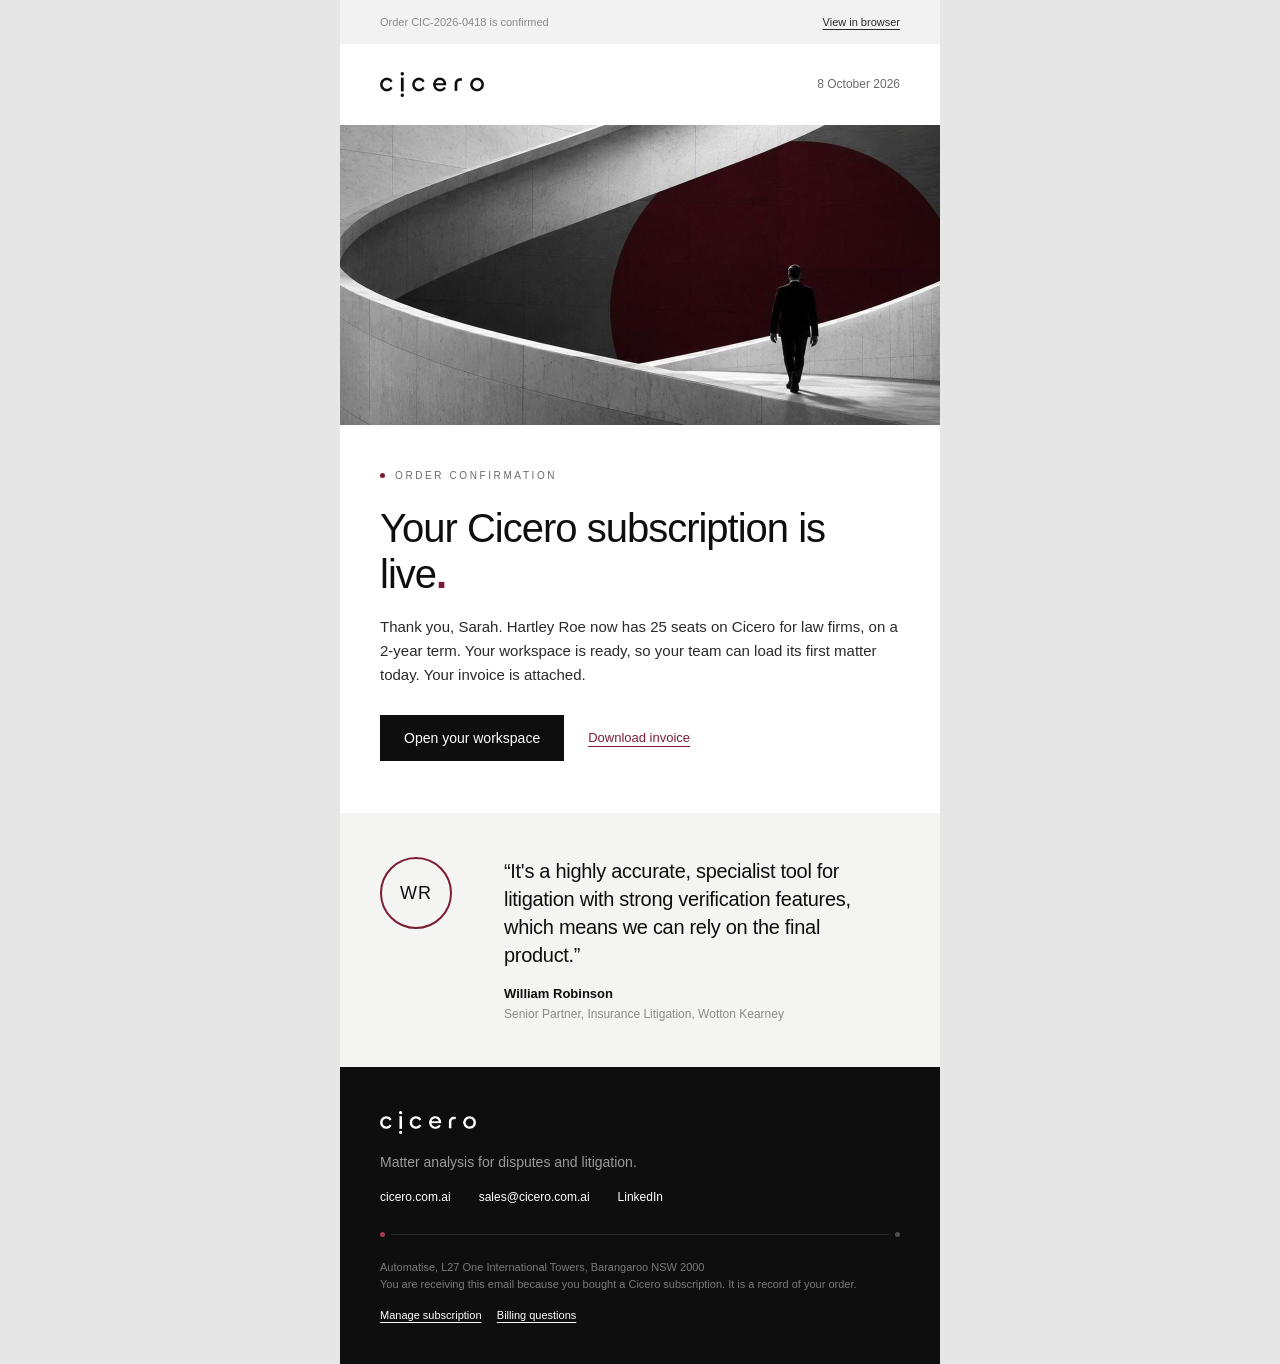
<file: email/order-confirmation.html>
<!doctype html>
<html lang="en" xmlns="http://www.w3.org/1999/xhtml">
<head>
<meta charset="utf-8">
<meta name="viewport" content="width=device-width,initial-scale=1">
<meta name="x-apple-disable-message-reformatting">
<meta name="color-scheme" content="light">
<meta name="supported-color-schemes" content="light">
<title>Your Cicero order is confirmed</title>
<!--
  Cicero order confirmation email.
  Example values are filled in so the layout can be reviewed. Replace them with merge fields when wiring it up:
    first name, firm, order number, order date, plan, users, seat rate, term, translation plan,
    extra pools, discount, amounts, renewal date, workspace / invoice / onboarding links.
  Images: host the files in email/images/ and change every src to its absolute https:// URL before sending.
-->
<style>
  body{margin:0;padding:0;background:#e6e6e6;-webkit-text-size-adjust:100%;-ms-text-size-adjust:100%}
  table{border-collapse:collapse;mso-table-lspace:0;mso-table-rspace:0}
  img{border:0;outline:none;text-decoration:none;display:block;-ms-interpolation-mode:bicubic}
  a{color:inherit}
  @media (max-width:620px){
    .container{width:100%!important}
    .px{padding-left:24px!important;padding-right:24px!important}
    .stack{display:block!important;width:100%!important;max-width:100%!important}
    .stack-gap{padding-top:28px!important}
    .stat{display:block!important;width:100%!important;padding:0 0 22px 0!important}
    .h1{font-size:34px!important;line-height:40px!important}
    .h2{font-size:26px!important;line-height:32px!important}
    .num{font-size:36px!important;line-height:42px!important}
    .hide-sm{display:none!important}
    .row-date{width:96px!important}
  }
</style>
</head>
<body style="margin:0;padding:0;background:#e6e6e6;">
<!-- Preview text -->
<div style="display:none;max-height:0;overflow:hidden;mso-hide:all;font-size:1px;line-height:1px;color:#e6e6e6;">Order CIC-2026-0418 is confirmed: Cicero for law firms, 25 users on a 2-year term. Your workspace is ready.&#8199;&#847;&#8199;&#847;&#8199;&#847;&#8199;&#847;&#8199;&#847;&#8199;&#847;</div>

<table role="presentation" width="100%" cellpadding="0" cellspacing="0" style="background:#e6e6e6;">
<tr><td align="center" style="padding:0;">

<table role="presentation" class="container" width="600" cellpadding="0" cellspacing="0" style="width:600px;background:#ffffff;font-family:'Helvetica Neue',Helvetica,Arial,sans-serif;">

  <!-- Top bar -->
  <tr><td class="px" style="background:#f2f2f2;padding:14px 40px;">
    <table role="presentation" width="100%" cellpadding="0" cellspacing="0"><tr>
      <td style="font-size:11px;line-height:16px;color:#8a8a8a;">Order CIC-2026-0418 is confirmed</td>
      <td align="right" style="font-size:11px;line-height:16px;"><a href="https://cicero.com.ai/" style="color:#2a2a2a;text-decoration:underline;text-underline-offset:3px;">View in browser</a></td>
    </tr></table>
  </td></tr>

  <!-- Header -->
  <tr><td class="px" style="padding:28px 40px;">
    <table role="presentation" width="100%" cellpadding="0" cellspacing="0"><tr>
      <td><a href="https://cicero.com.ai/"><img src="images/logo-black.png" width="104" height="25" alt="Cicero" style="width:104px;height:auto;"></a></td>
      <td align="right" style="font-size:12px;line-height:16px;color:#6b6b6b;">8 October 2026</td>
    </tr></table>
  </td></tr>

  <!-- Hero image -->
  <tr><td style="padding:0;"><img src="images/hero.jpg" width="600" alt="A figure walks up a curving stone ramp past a burgundy circle" style="width:100%;max-width:600px;height:auto;"></td></tr>

  <!-- Confirmation -->
  <tr><td class="px" style="padding:44px 40px 52px;">
    <table role="presentation" cellpadding="0" cellspacing="0"><tr>
      <td style="width:5px;"><div style="width:5px;height:5px;border-radius:50%;background:#7d1d33;font-size:0;line-height:0;">&nbsp;</div></td>
      <td style="padding-left:10px;font-size:10px;line-height:14px;letter-spacing:2.6px;text-transform:uppercase;color:#6b6b6b;">Order confirmation</td>
    </tr></table>
    <h1 class="h1" style="margin:22px 0 0;font-weight:300;font-size:40px;line-height:46px;letter-spacing:-1px;color:#0e0e0e;">Your Cicero subscription is live<span style="color:#7d1d33;font-weight:700;">.</span></h1>
    <p style="margin:18px 0 0;font-size:15px;line-height:24px;color:#2a2a2a;">Thank you, Sarah. Hartley Roe now has 25 seats on Cicero for law firms, on a 2-year term. Your workspace is ready, so your team can load its first matter today. Your invoice is attached.</p>
    <table role="presentation" cellpadding="0" cellspacing="0" style="margin-top:28px;"><tr>
      <td style="background:#0e0e0e;"><a href="https://cicero.com.ai/" style="display:inline-block;padding:15px 24px;font-size:14px;line-height:16px;color:#ffffff;text-decoration:none;font-weight:500;">Open your workspace</a></td>
      <td style="padding-left:24px;font-size:13px;line-height:16px;"><a href="https://cicero.com.ai/" style="color:#7d1d33;text-decoration:underline;text-underline-offset:4px;">Download invoice</a></td>
    </tr></table>
  </td></tr>

  <!-- Client quote -->
  <tr><td class="px" style="background:#f4f4f2;padding:44px 40px;">
    <table role="presentation" width="100%" cellpadding="0" cellspacing="0"><tr>
      <td class="hide-sm" valign="top" width="96" style="padding-right:28px;">
        <div style="width:68px;height:68px;border-radius:50%;border:2px solid #7d1d33;text-align:center;font-size:18px;line-height:68px;letter-spacing:1px;color:#0e0e0e;font-weight:300;">WR</div>
      </td>
      <td valign="top">
        <p style="margin:0;font-weight:300;font-size:20px;line-height:28px;letter-spacing:-.3px;color:#0e0e0e;">&ldquo;It's a highly accurate, specialist tool for litigation with strong verification features, which means we can rely on the final product.&rdquo;</p>
        <p style="margin:16px 0 0;font-size:13px;line-height:18px;font-weight:700;color:#0e0e0e;">William Robinson</p>
        <p style="margin:2px 0 0;font-size:12px;line-height:18px;color:#8a8a8a;">Senior Partner, Insurance Litigation, Wotton Kearney</p>
      </td>
    </tr></table>
  </td></tr>

  <!-- Footer -->
  <tr><td class="px" style="background:#0e0e0e;padding:44px 40px 40px;">
    <img src="images/logo-white.png" width="96" height="23" alt="Cicero" style="width:96px;height:auto;">
    <p style="margin:18px 0 0;font-size:14px;line-height:20px;font-weight:300;color:#9a9a9a;">Matter analysis for disputes and litigation.</p>
    <table role="presentation" cellpadding="0" cellspacing="0" style="margin-top:18px;"><tr>
      <td style="padding-right:28px;font-size:12px;"><a href="https://cicero.com.ai/" style="color:#ffffff;text-decoration:none;">cicero.com.ai</a></td>
      <td style="padding-right:28px;font-size:12px;"><a href="mailto:sales@cicero.com.ai" style="color:#ffffff;text-decoration:none;">sales@cicero.com.ai</a></td>
      <td style="font-size:12px;"><a href="https://www.linkedin.com/company/automatise/" style="color:#ffffff;text-decoration:none;">LinkedIn</a></td>
    </tr></table>
    <table role="presentation" width="100%" cellpadding="0" cellspacing="0" style="margin-top:28px;"><tr>
      <td width="5"><div style="width:5px;height:5px;border-radius:50%;background:#a33a52;font-size:0;line-height:0;">&nbsp;</div></td>
      <td style="padding:0 6px;"><div style="height:1px;background:#2e2e2e;font-size:0;line-height:0;">&nbsp;</div></td>
      <td width="5"><div style="width:5px;height:5px;border-radius:50%;background:#4d4d4d;font-size:0;line-height:0;">&nbsp;</div></td>
    </tr></table>
    <p style="margin:22px 0 0;font-size:11px;line-height:17px;color:#7a7a7a;">Automatise, L27 One International Towers, Barangaroo NSW 2000<br>You are receiving this email because you bought a Cicero subscription. It is a record of your order.</p>
    <p style="margin:14px 0 0;font-size:11px;line-height:17px;"><a href="https://cicero.com.ai/" style="color:#ffffff;text-decoration:underline;text-underline-offset:3px;">Manage subscription</a>&nbsp;&nbsp;&nbsp;&nbsp;&nbsp;<a href="mailto:sales@cicero.com.ai" style="color:#ffffff;text-decoration:underline;text-underline-offset:3px;">Billing questions</a></p>
  </td></tr>

</table>
</td></tr>
</table>
</body>
</html>
</file>
